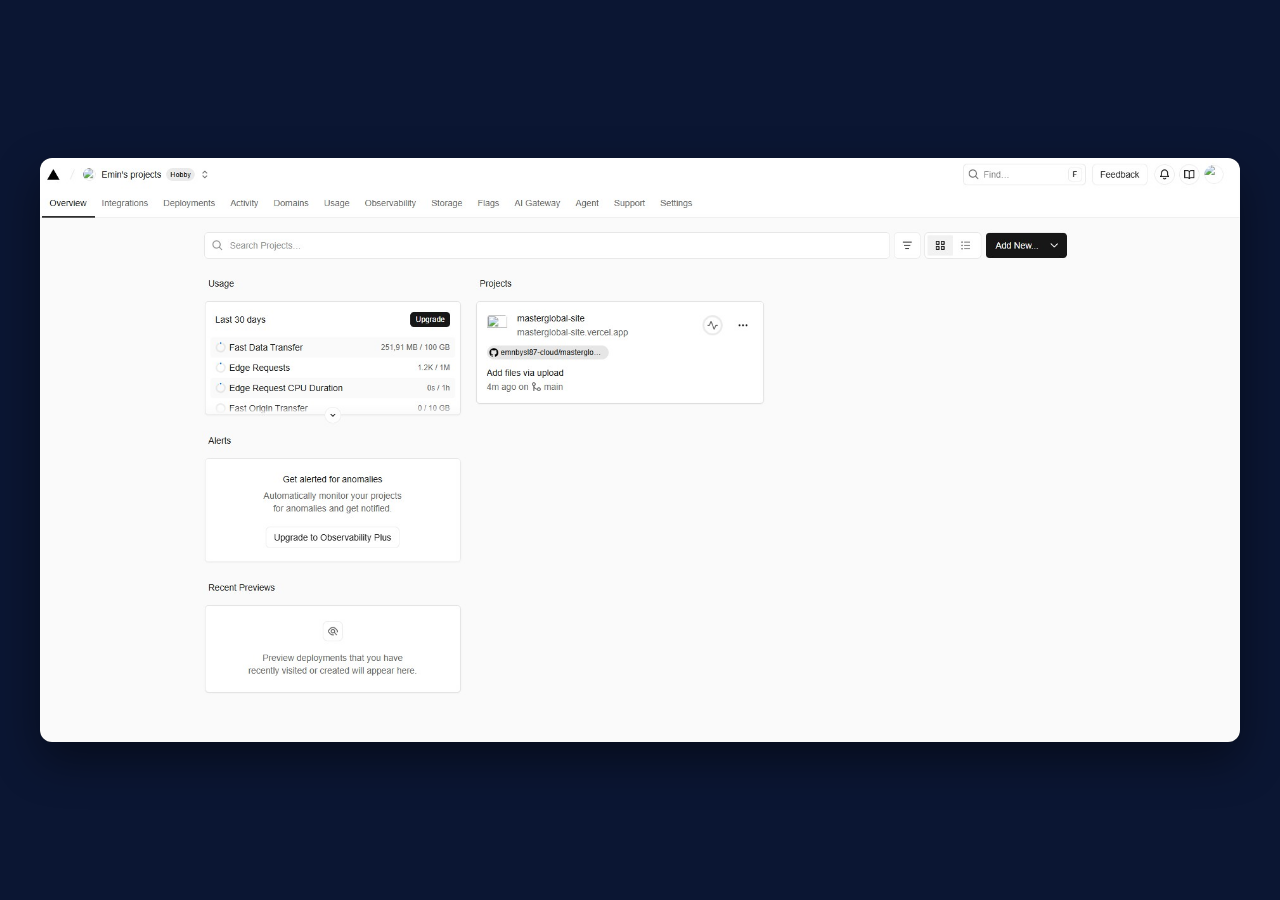
<file: masterglobal_FRESH_CLEAN_ALLINONE/index.html>
<!DOCTYPE html>
<html lang="en">
<head>
  <meta charset="UTF-8" />
  <title>Master Global LLC – Amazon & E-Commerce Growth for Brands</title>
  <meta name="viewport" content="width=device-width, initial-scale=1.0" />
  <meta name="robots" content="index,follow" />
  <style>
    *{box-sizing:border-box;margin:0;padding:0}
    html,body{height:100%}
    body{
      background:#0b1633;
      display:flex;
      justify-content:center;
      align-items:center;
      font-family:-apple-system,BlinkMacSystemFont,"Segoe UI",system-ui,sans-serif;
    }
    .wrap{
      width:100%;
      max-width:1200px;
      border-radius:12px;
      overflow:hidden;
      box-shadow:0 18px 45px rgba(0,0,0,.45);
      background:#000;
    }
    img{
      width:100%;
      height:auto;
      display:block;
    }
    @media (max-width:768px){
      body{align-items:flex-start}
      .wrap{border-radius:0;box-shadow:none}
    }
  </style>
</head>
<body>
  <div class="wrap">
    <img src="site.png" alt="Master Global LLC homepage" />
  </div>
</body>
</html>
</file>
